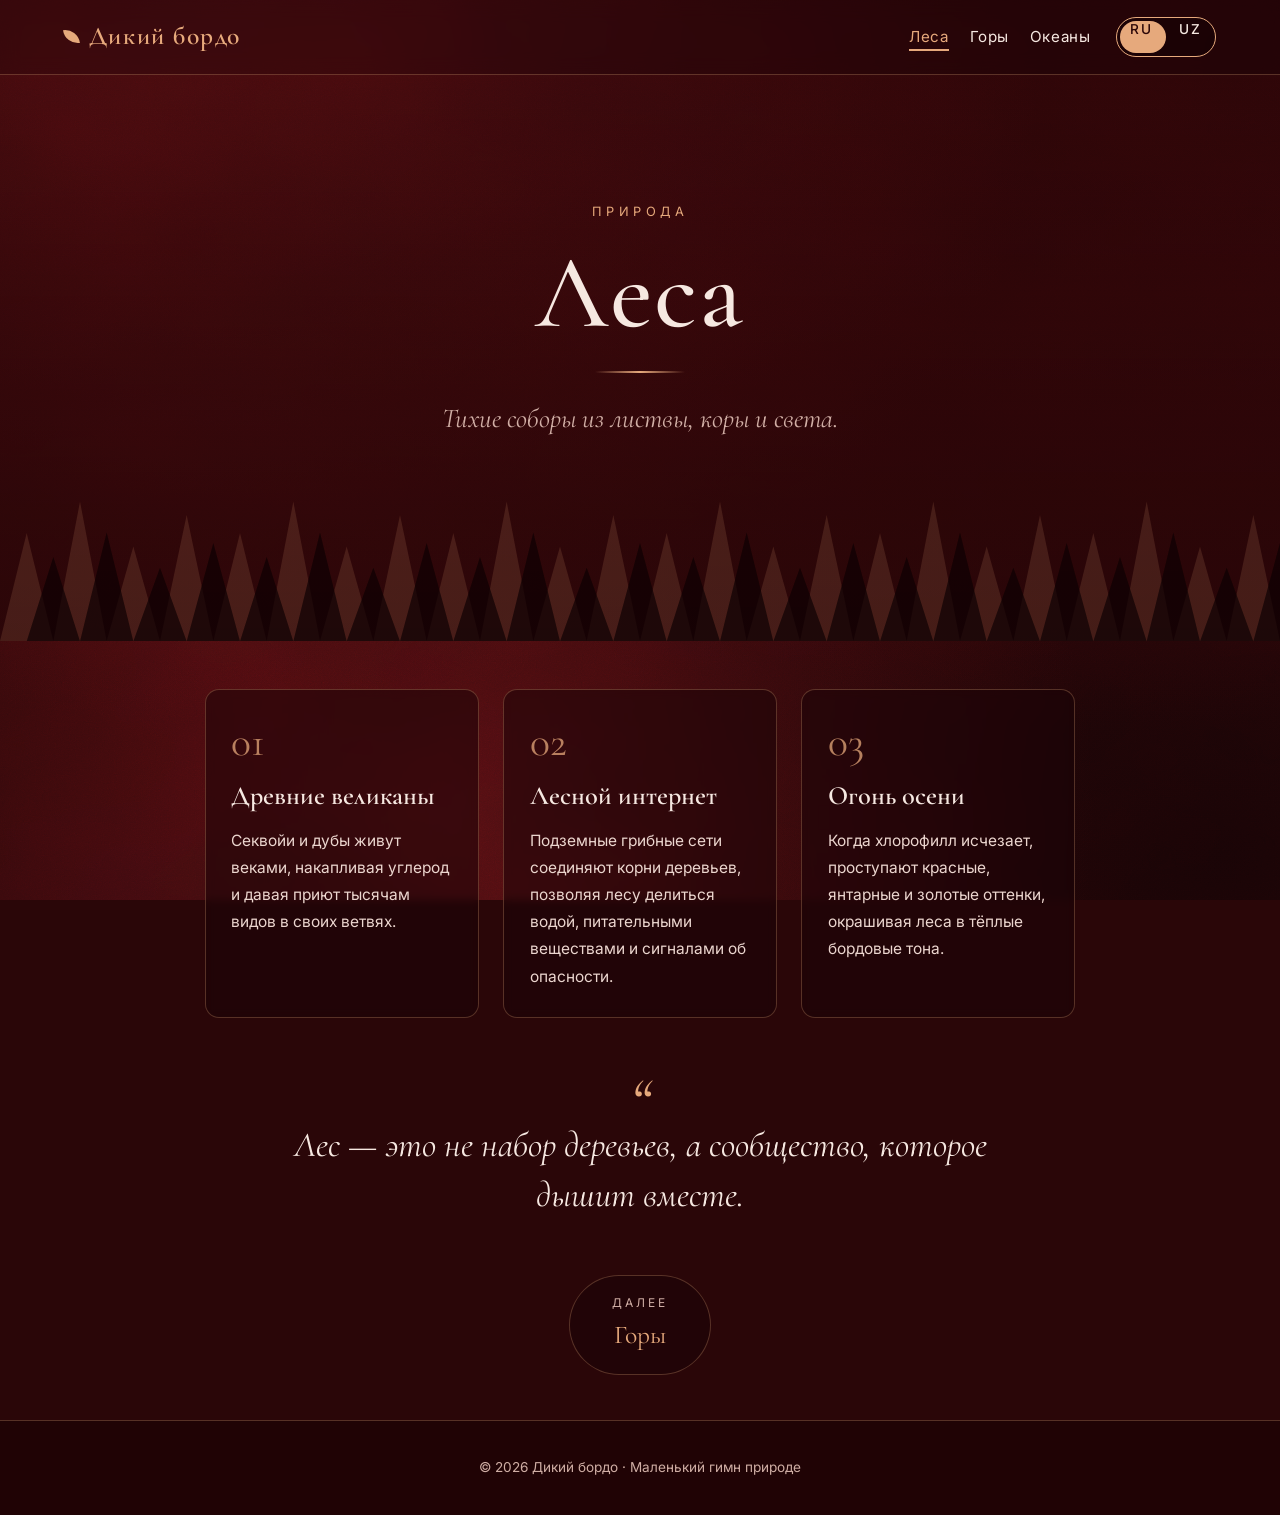
<file: index.html>
<!DOCTYPE html>
<html lang="ru"><head><meta charset="utf-8">
<meta name="viewport" content="width=device-width, initial-scale=1">
<title>Леса – Дикий бордо</title>
<link rel="preconnect" href="https://fonts.googleapis.com"><link rel="preconnect" href="https://fonts.gstatic.com" crossorigin>
<link href="https://fonts.googleapis.com/css2?family=Cormorant+Garamond:ital,wght@0,500;0,600;1,500&family=Inter:wght@400;500&display=swap&subset=cyrillic,latin-ext" rel="stylesheet">
<link rel="stylesheet" href="style.css"></head>
<body>
<header><span class="logo" data-i18n="logo">Дикий бордо</span><div class="right"><nav><a href="index.html" class="on" data-i18n="n1">Леса</a><a href="mountains.html" data-i18n="n2">Горы</a><a href="oceans.html" data-i18n="n3">Океаны</a></nav><button class="switch" type="button" role="switch" aria-checked="false" data-l="ru" aria-label="Русский / O‘zbekcha"><span class="r">RU</span><span class="u">UZ</span><i class="knob"></i></button></div></header>
<section class="hero" style="--hero-img:url('https://images.unsplash.com/photo-1762780187965-c414bde372a5?auto=format&fit=crop&q=70&w=1600')"><span class="eyebrow" data-i18n="eyebrow">Природа</span><h1 data-i18n="fh">Леса</h1><p data-i18n="ftag">Тихие соборы из листвы, коры и света.</p><svg class="art" viewBox="0 0 1200 180" preserveAspectRatio="none" aria-hidden="true"><path fill="rgba(230,169,124,.14)" d="M0 180L25 60 L50 180ZM50 180L75 25 L100 180ZM100 180L125 75 L150 180ZM150 180L175 40 L200 180ZM200 180L225 60 L250 180ZM250 180L275 25 L300 180ZM300 180L325 75 L350 180ZM350 180L375 40 L400 180ZM400 180L425 60 L450 180ZM450 180L475 25 L500 180ZM500 180L525 75 L550 180ZM550 180L575 40 L600 180ZM600 180L625 60 L650 180ZM650 180L675 25 L700 180ZM700 180L725 75 L750 180ZM750 180L775 40 L800 180ZM800 180L825 60 L850 180ZM850 180L875 25 L900 180ZM900 180L925 75 L950 180ZM950 180L975 40 L1000 180ZM1000 180L1025 60 L1050 180ZM1050 180L1075 25 L1100 180ZM1100 180L1125 75 L1150 180ZM1150 180L1175 40 L1200 180Z"/><path fill="rgba(14,1,3,.7)" transform="translate(25 40) scale(1 .78)" d="M0 180L25 60 L50 180ZM50 180L75 25 L100 180ZM100 180L125 75 L150 180ZM150 180L175 40 L200 180ZM200 180L225 60 L250 180ZM250 180L275 25 L300 180ZM300 180L325 75 L350 180ZM350 180L375 40 L400 180ZM400 180L425 60 L450 180ZM450 180L475 25 L500 180ZM500 180L525 75 L550 180ZM550 180L575 40 L600 180ZM600 180L625 60 L650 180ZM650 180L675 25 L700 180ZM700 180L725 75 L750 180ZM750 180L775 40 L800 180ZM800 180L825 60 L850 180ZM850 180L875 25 L900 180ZM900 180L925 75 L950 180ZM950 180L975 40 L1000 180ZM1000 180L1025 60 L1050 180ZM1050 180L1075 25 L1100 180ZM1100 180L1125 75 L1150 180ZM1150 180L1175 40 L1200 180Z"/></svg></section>
<main><div class="grid"><article class="card"><h2 data-i18n="f1t">Древние великаны</h2><p data-i18n="f1p">Секвойи и дубы живут веками, накапливая углерод и давая приют тысячам видов в своих ветвях.</p></article><article class="card"><h2 data-i18n="f2t">Лесной интернет</h2><p data-i18n="f2p">Подземные грибные сети соединяют корни деревьев, позволяя лесу делиться водой, питательными веществами и сигналами об опасности.</p></article><article class="card"><h2 data-i18n="f3t">Огонь осени</h2><p data-i18n="f3p">Когда хлорофилл исчезает, проступают красные, янтарные и золотые оттенки, окрашивая леса в тёплые бордовые тона.</p></article></div><div class="gallery"><figure><img src="https://images.unsplash.com/photo-1762445332648-3673bf1fd207?auto=format&fit=crop&q=70&w=900" alt="Осенний лес" loading="lazy" onerror="this.parentNode.remove()"></figure><figure><img src="https://images.unsplash.com/photo-1759244866126-b64d81d0f545?auto=format&fit=crop&q=70&w=900" alt="Тропа среди деревьев" loading="lazy" onerror="this.parentNode.remove()"></figure><figure><img src="https://images.unsplash.com/photo-1763477893101-70d85f5c3414?auto=format&fit=crop&q=70&w=900" alt="Солнечные лучи в лесу" loading="lazy" onerror="this.parentNode.remove()"></figure></div>
<blockquote class="quote" data-i18n="fq">Лес — это не набор деревьев, а сообщество, которое дышит вместе.</blockquote>
<a class="next" href="mountains.html"><small data-i18n="next">Далее</small><span data-i18n="n2">Горы</span></a></main>
<footer data-i18n="foot">© 2026 Дикий бордо · Маленький гимн природе</footer>
<script src="i18n.js"></script>
</body></html>
</file>
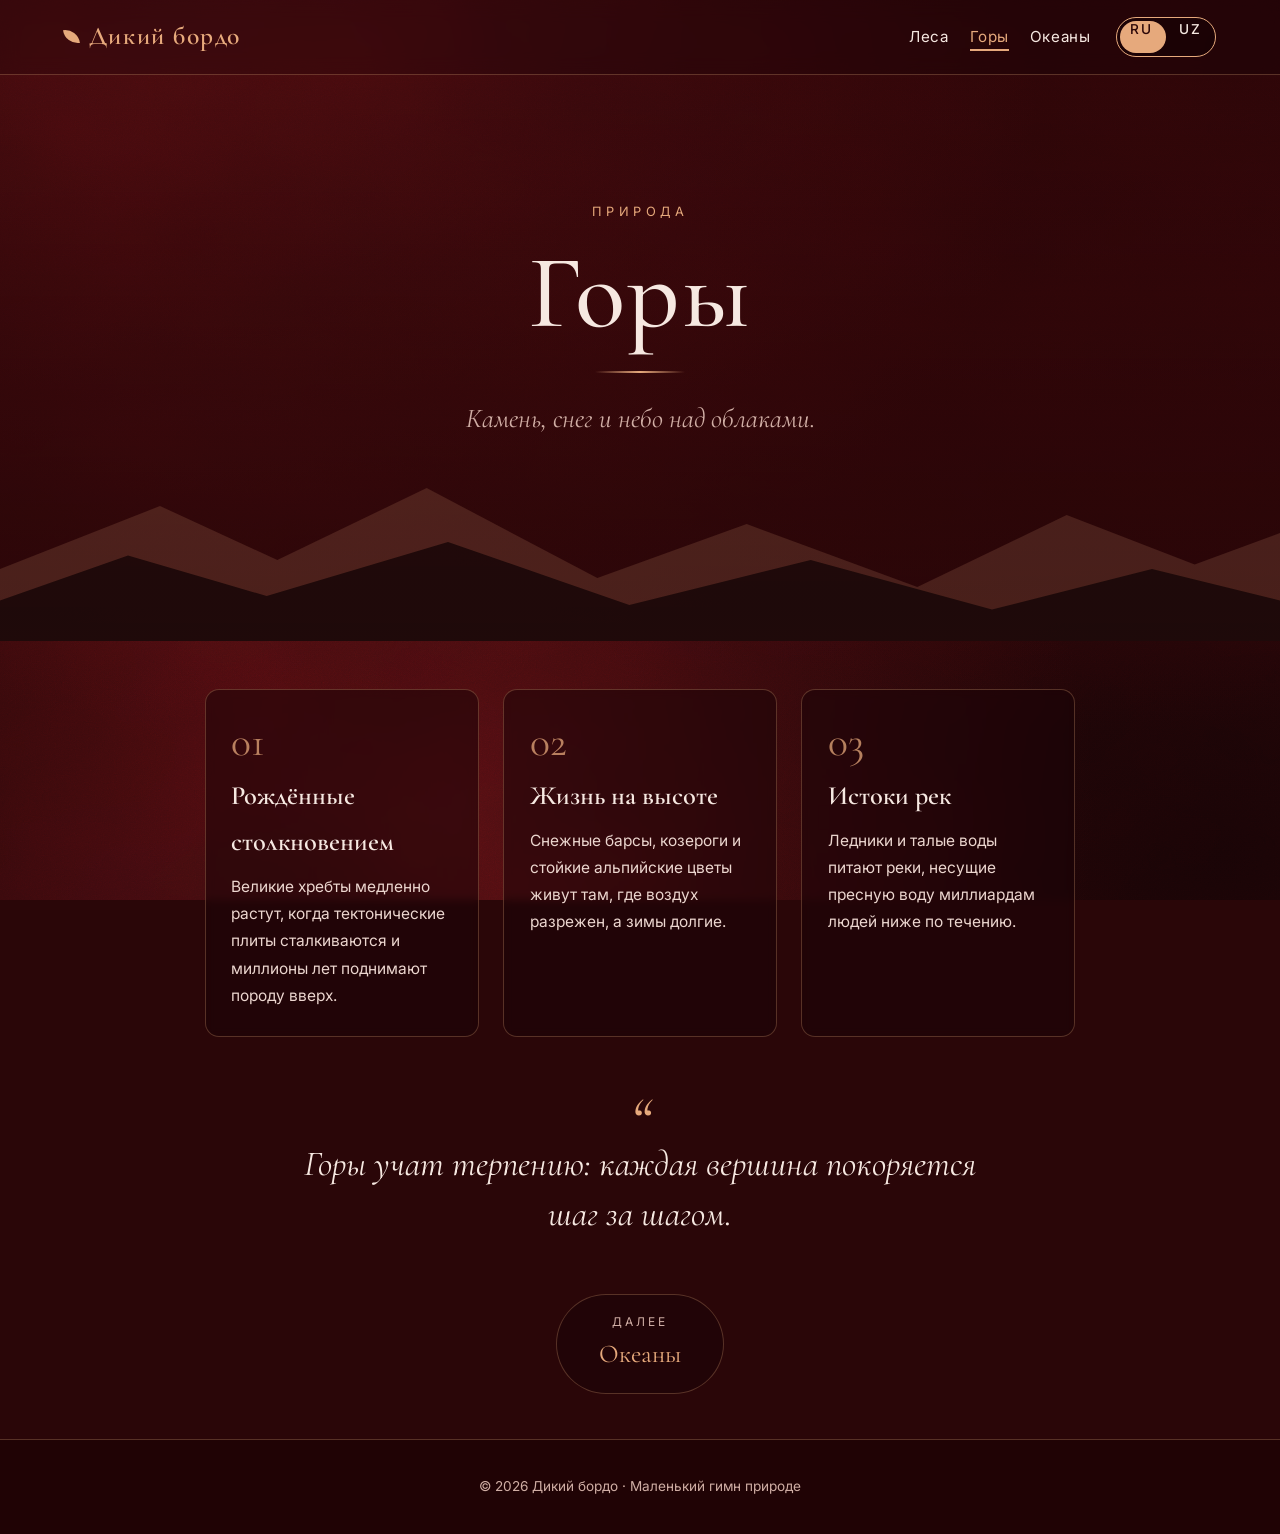
<file: mountains.html>
<!DOCTYPE html>
<html lang="ru"><head><meta charset="utf-8">
<meta name="viewport" content="width=device-width, initial-scale=1">
<title>Горы – Дикий бордо</title>
<link rel="preconnect" href="https://fonts.googleapis.com"><link rel="preconnect" href="https://fonts.gstatic.com" crossorigin>
<link href="https://fonts.googleapis.com/css2?family=Cormorant+Garamond:ital,wght@0,500;0,600;1,500&family=Inter:wght@400;500&display=swap&subset=cyrillic,latin-ext" rel="stylesheet">
<link rel="stylesheet" href="style.css"></head>
<body>
<header><span class="logo" data-i18n="logo">Дикий бордо</span><div class="right"><nav><a href="index.html" data-i18n="n1">Леса</a><a href="mountains.html" class="on" data-i18n="n2">Горы</a><a href="oceans.html" data-i18n="n3">Океаны</a></nav><button class="switch" type="button" role="switch" aria-checked="false" data-l="ru" aria-label="Русский / O‘zbekcha"><span class="r">RU</span><span class="u">UZ</span><i class="knob"></i></button></div></header>
<section class="hero" style="--hero-img:url('https://images.unsplash.com/photo-1744378100130-8b6be9274bc9?auto=format&fit=crop&q=70&w=1600')"><span class="eyebrow" data-i18n="eyebrow">Природа</span><h1 data-i18n="mh">Горы</h1><p data-i18n="mtag">Камень, снег и небо над облаками.</p><svg class="art" viewBox="0 0 1200 180" preserveAspectRatio="none" aria-hidden="true"><path fill="rgba(230,169,124,.16)" d="M0 180V100L150 30 260 90 400 10 560 110 700 50 860 120 1000 40 1120 95 1200 60V180Z"/><path fill="rgba(14,1,3,.7)" d="M0 180V135L120 85 250 130 420 70 590 140 760 90 930 145 1080 100 1200 135V180Z"/></svg></section>
<main><div class="grid"><article class="card"><h2 data-i18n="m1t">Рождённые столкновением</h2><p data-i18n="m1p">Великие хребты медленно растут, когда тектонические плиты сталкиваются и миллионы лет поднимают породу вверх.</p></article><article class="card"><h2 data-i18n="m2t">Жизнь на высоте</h2><p data-i18n="m2p">Снежные барсы, козероги и стойкие альпийские цветы живут там, где воздух разрежен, а зимы долгие.</p></article><article class="card"><h2 data-i18n="m3t">Истоки рек</h2><p data-i18n="m3p">Ледники и талые воды питают реки, несущие пресную воду миллиардам людей ниже по течению.</p></article></div><div class="gallery"><figure><img src="https://images.unsplash.com/photo-1766685322256-3ee56fad7f42?auto=format&fit=crop&q=70&w=900" alt="Заснеженные вершины" loading="lazy" onerror="this.parentNode.remove()"></figure><figure><img src="https://images.unsplash.com/photo-1738253145951-69c3881ac414?auto=format&fit=crop&q=70&w=900" alt="Горный хребет в снегу" loading="lazy" onerror="this.parentNode.remove()"></figure><figure><img src="https://images.unsplash.com/photo-1768816817970-6a9c60ff7d0e?auto=format&fit=crop&q=70&w=900" alt="Заснеженные горы сквозь сосны" loading="lazy" onerror="this.parentNode.remove()"></figure></div>
<blockquote class="quote" data-i18n="mq">Горы учат терпению: каждая вершина покоряется шаг за шагом.</blockquote>
<a class="next" href="oceans.html"><small data-i18n="next">Далее</small><span data-i18n="n3">Океаны</span></a></main>
<footer data-i18n="foot">© 2026 Дикий бордо · Маленький гимн природе</footer>
<script src="i18n.js"></script>
</body></html>
</file>
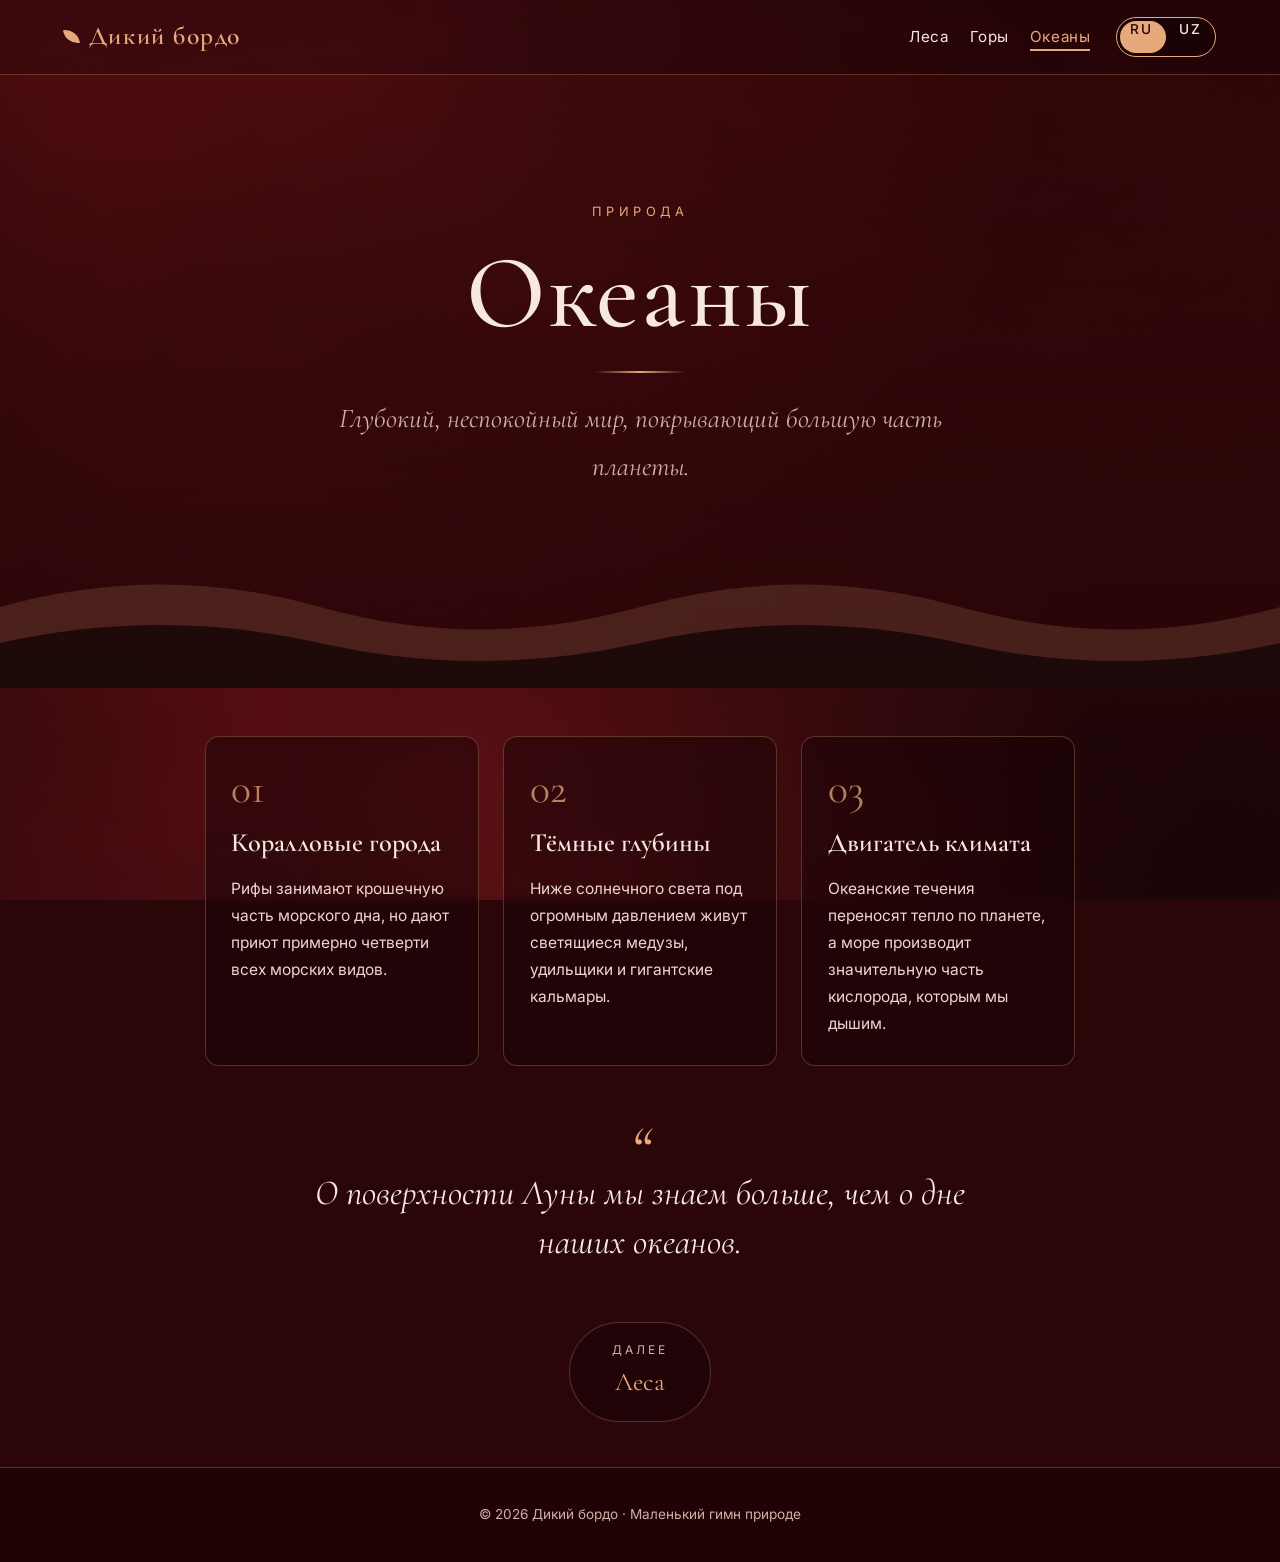
<file: oceans.html>
<!DOCTYPE html>
<html lang="ru"><head><meta charset="utf-8">
<meta name="viewport" content="width=device-width, initial-scale=1">
<title>Океаны – Дикий бордо</title>
<link rel="preconnect" href="https://fonts.googleapis.com"><link rel="preconnect" href="https://fonts.gstatic.com" crossorigin>
<link href="https://fonts.googleapis.com/css2?family=Cormorant+Garamond:ital,wght@0,500;0,600;1,500&family=Inter:wght@400;500&display=swap&subset=cyrillic,latin-ext" rel="stylesheet">
<link rel="stylesheet" href="style.css"></head>
<body>
<header><span class="logo" data-i18n="logo">Дикий бордо</span><div class="right"><nav><a href="index.html" data-i18n="n1">Леса</a><a href="mountains.html" data-i18n="n2">Горы</a><a href="oceans.html" class="on" data-i18n="n3">Океаны</a></nav><button class="switch" type="button" role="switch" aria-checked="false" data-l="ru" aria-label="Русский / O‘zbekcha"><span class="r">RU</span><span class="u">UZ</span><i class="knob"></i></button></div></header>
<section class="hero" style="--hero-img:url('https://images.unsplash.com/photo-1767470832523-02866091f0cf?auto=format&fit=crop&q=70&w=1600')"><span class="eyebrow" data-i18n="eyebrow">Природа</span><h1 data-i18n="oh">Океаны</h1><p data-i18n="otag">Глубокий, неспокойный мир, покрывающий большую часть планеты.</p><svg class="art" viewBox="0 0 1200 180" preserveAspectRatio="none" aria-hidden="true"><path fill="rgba(230,169,124,.16)" d="M0 90Q150 40 300 90T600 90T900 90T1200 90V180H0Z"/><path fill="rgba(14,1,3,.7)" d="M0 130Q150 90 300 130T600 130T900 130T1200 130V180H0Z"/></svg></section>
<main><div class="grid"><article class="card"><h2 data-i18n="o1t">Коралловые города</h2><p data-i18n="o1p">Рифы занимают крошечную часть морского дна, но дают приют примерно четверти всех морских видов.</p></article><article class="card"><h2 data-i18n="o2t">Тёмные глубины</h2><p data-i18n="o2p">Ниже солнечного света под огромным давлением живут светящиеся медузы, удильщики и гигантские кальмары.</p></article><article class="card"><h2 data-i18n="o3t">Двигатель климата</h2><p data-i18n="o3p">Океанские течения переносят тепло по планете, а море производит значительную часть кислорода, которым мы дышим.</p></article></div><div class="gallery"><figure><img src="https://images.unsplash.com/photo-1762740447529-b43f0d4a2fef?auto=format&fit=crop&q=70&w=900" alt="Волны океана" loading="lazy" onerror="this.parentNode.remove()"></figure><figure><img src="https://images.unsplash.com/photo-1604842591960-5ce2a7933397?auto=format&fit=crop&q=70&w=900" alt="Волны у скалистого берега" loading="lazy" onerror="this.parentNode.remove()"></figure><figure><img src="https://images.unsplash.com/photo-1605719720911-646dce37b7d8?auto=format&fit=crop&q=70&w=900" alt="Волны на закате" loading="lazy" onerror="this.parentNode.remove()"></figure></div>
<blockquote class="quote" data-i18n="oq">О поверхности Луны мы знаем больше, чем о дне наших океанов.</blockquote>
<a class="next" href="index.html"><small data-i18n="next">Далее</small><span data-i18n="n1">Леса</span></a></main>
<footer data-i18n="foot">© 2026 Дикий бордо · Маленький гимн природе</footer>
<script src="i18n.js"></script>
</body></html>
</file>
<file: style.css>
:root{--bg:#2a0608;--ink:#f6e8e1;--muted:#d0aea5;--accent:#e6a97c;--card:rgba(24,3,6,.5);--line:rgba(230,169,124,.28)}
*{box-sizing:border-box}
html{scroll-behavior:smooth}
body{margin:0;min-height:100vh;color:var(--ink);font:17px/1.75 "Inter",system-ui,-apple-system,"Segoe UI",Roboto,Arial,sans-serif;
background-color:var(--bg);
background-image:radial-gradient(ellipse at 15% 10%,rgba(135,24,30,.6),transparent 55%),radial-gradient(ellipse at 85% 35%,rgba(55,5,9,.85),transparent 50%),radial-gradient(ellipse at 35% 90%,rgba(115,20,25,.5),transparent 55%),radial-gradient(ellipse at 95% 95%,rgba(18,2,4,.8),transparent 45%);
background-attachment:fixed}
body::before,body::after{content:"";position:fixed;inset:0;pointer-events:none;z-index:0;mix-blend-mode:overlay}
body::before{opacity:.35;background:url("data:image/svg+xml,%3Csvg xmlns='http://www.w3.org/2000/svg' width='700' height='700'%3E%3Cfilter id='n'%3E%3CfeTurbulence type='fractalNoise' baseFrequency='.006 .009' numOctaves='4' seed='7'/%3E%3C/filter%3E%3Crect width='100%25' height='100%25' filter='url(%23n)'/%3E%3C/svg%3E") center/cover}
body::after{opacity:.22;background:url("data:image/svg+xml,%3Csvg xmlns='http://www.w3.org/2000/svg' width='260' height='260'%3E%3Cfilter id='n'%3E%3CfeTurbulence type='fractalNoise' baseFrequency='.85' numOctaves='3' stitchTiles='stitch'/%3E%3C/filter%3E%3Crect width='100%25' height='100%25' filter='url(%23n)'/%3E%3C/svg%3E")}
header,.hero,main,footer{position:relative;z-index:1}
header{position:sticky;top:0;z-index:5;display:flex;flex-wrap:wrap;gap:.8rem 1.5rem;justify-content:space-between;align-items:center;padding:.9rem 5vw;background:rgba(24,3,6,.55);backdrop-filter:blur(10px);border-bottom:1px solid var(--line)}
.logo{font-family:"Cormorant Garamond",Georgia,serif;font-size:1.6rem;font-weight:600;letter-spacing:.06em;color:var(--accent)}
.logo::before{content:"";display:inline-block;width:.6em;height:.6em;margin-right:.6rem;background:var(--accent);border-radius:0 100% 0 100%;transform:rotate(-8deg)}
.right{display:flex;flex-wrap:wrap;align-items:center;gap:.6rem 1.6rem}
nav a{color:var(--ink);text-decoration:none;margin-right:1.3rem;font-size:.95rem;letter-spacing:.04em;padding:.2rem 0;border-bottom:2px solid transparent;transition:.2s}
nav a:last-child{margin-right:0}
nav a:hover,nav a.on{color:var(--accent);border-color:var(--accent)}
.hero{text-align:center;padding:14vh 6vw 22vh;overflow:hidden;background:linear-gradient(rgba(42,6,8,.5),rgba(42,6,8,.93)),var(--hero-img,none) center/cover no-repeat}
.eyebrow{display:block;font-size:.8rem;letter-spacing:.35em;text-transform:uppercase;color:var(--accent);margin-bottom:1rem}
.hero h1{font-family:"Cormorant Garamond",Georgia,serif;font-size:clamp(3rem,10vw,6.5rem);line-height:1.05;margin:0;font-weight:500;letter-spacing:.02em}
.hero h1::after{content:"";display:block;width:90px;height:2px;margin:1.4rem auto;background:linear-gradient(90deg,transparent,var(--accent),transparent)}
.hero p{max-width:38rem;margin:0 auto;font-family:"Cormorant Garamond",Georgia,serif;font-size:clamp(1.25rem,3vw,1.7rem);font-style:italic;color:var(--muted)}
.art{position:absolute;left:0;bottom:0;width:100%;height:clamp(90px,18vh,170px);display:block}
main{max-width:64rem;margin:0 auto;padding:0 6vw 5vh;counter-reset:c}
.grid{display:grid;grid-template-columns:repeat(auto-fit,minmax(260px,1fr));gap:1.5rem;margin-top:3rem}
.card{counter-increment:c;position:relative;background:var(--card);border:1px solid var(--line);border-radius:14px;padding:2rem 1.6rem 1.7rem;backdrop-filter:blur(4px);transition:transform .3s,border-color .3s,box-shadow .3s;animation:up .7s both}
.card:nth-child(2){animation-delay:.12s}.card:nth-child(3){animation-delay:.24s}
.card:hover{transform:translateY(-6px);border-color:var(--accent);box-shadow:0 14px 34px rgba(0,0,0,.35)}
.card::before{content:counter(c,decimal-leading-zero);display:block;font-family:"Cormorant Garamond",Georgia,serif;font-size:2.6rem;line-height:1;color:var(--accent);opacity:.75;margin-bottom:.6rem}
.card h2{margin:0 0 .5rem;font-family:"Cormorant Garamond",Georgia,serif;font-size:1.65rem;font-weight:600}
.card p{margin:0;font-size:.97rem;color:#ecd6cf}
.quote{margin:4rem auto 0;max-width:44rem;text-align:center;font-family:"Cormorant Garamond",Georgia,serif;font-size:clamp(1.5rem,3.6vw,2.2rem);font-style:italic;line-height:1.4;color:var(--ink)}
.quote::before{content:"“";display:block;font-size:4rem;line-height:.6;color:var(--accent)}
.next{display:flex;flex-direction:column;align-items:center;margin:3.5rem auto 0;width:max-content;max-width:100%;text-decoration:none;color:var(--ink);padding:1rem 2.6rem;border:1px solid var(--line);border-radius:999px;background:var(--card);transition:.25s}
.next small{font-size:.75rem;letter-spacing:.25em;text-transform:uppercase;color:var(--muted)}
.next span{font-family:"Cormorant Garamond",Georgia,serif;font-size:1.6rem;color:var(--accent)}
.next:hover{background:var(--accent);border-color:var(--accent)}
.next:hover small,.next:hover span{color:#2a0608}
footer{text-align:center;padding:2.2rem 1rem;color:var(--muted);font-size:.85rem;border-top:1px solid var(--line);background:rgba(18,2,4,.4)}
@keyframes up{from{opacity:0;transform:translateY(24px)}to{opacity:1;transform:none}}
@media(prefers-reduced-motion:reduce){.card{animation:none}}
@media(max-width:600px){header{justify-content:center}.hero{padding-top:9vh}}
.switch{position:relative;display:flex;width:100px;height:40px;padding:0;border:1px solid var(--accent);border-radius:999px;background:rgba(18,2,4,.5);cursor:pointer;font:inherit}
.switch .knob{position:absolute;top:3px;left:3px;width:calc(50% - 3px);height:calc(100% - 6px);border-radius:999px;background:var(--accent);transition:transform .3s}
.switch[data-l="uz"] .knob{transform:translateX(100%)}
.switch span{position:relative;z-index:1;flex:1;display:flex;align-items:center;justify-content:center;font-size:.85rem;font-weight:500;letter-spacing:.14em;color:var(--ink);transition:color .3s}
.switch[data-l="ru"] .r,.switch[data-l="uz"] .u{color:#2a0608}
.switch:focus-visible{outline:2px solid var(--ink);outline-offset:3px}
.gallery{display:grid;grid-template-columns:repeat(auto-fit,minmax(240px,1fr));gap:1.2rem;margin-top:1.5rem}
.gallery:empty{display:none}
.gallery figure{position:relative;margin:0;overflow:hidden;border-radius:14px;border:1px solid var(--line);aspect-ratio:4/3}
.gallery img{width:100%;height:100%;object-fit:cover;display:block;filter:saturate(.85) contrast(1.05);transition:transform .6s}
.gallery figure::after{content:"";position:absolute;inset:0;background:rgba(120,20,25,.28);mix-blend-mode:multiply;pointer-events:none}
.gallery figure:hover img{transform:scale(1.07)}
</file>
